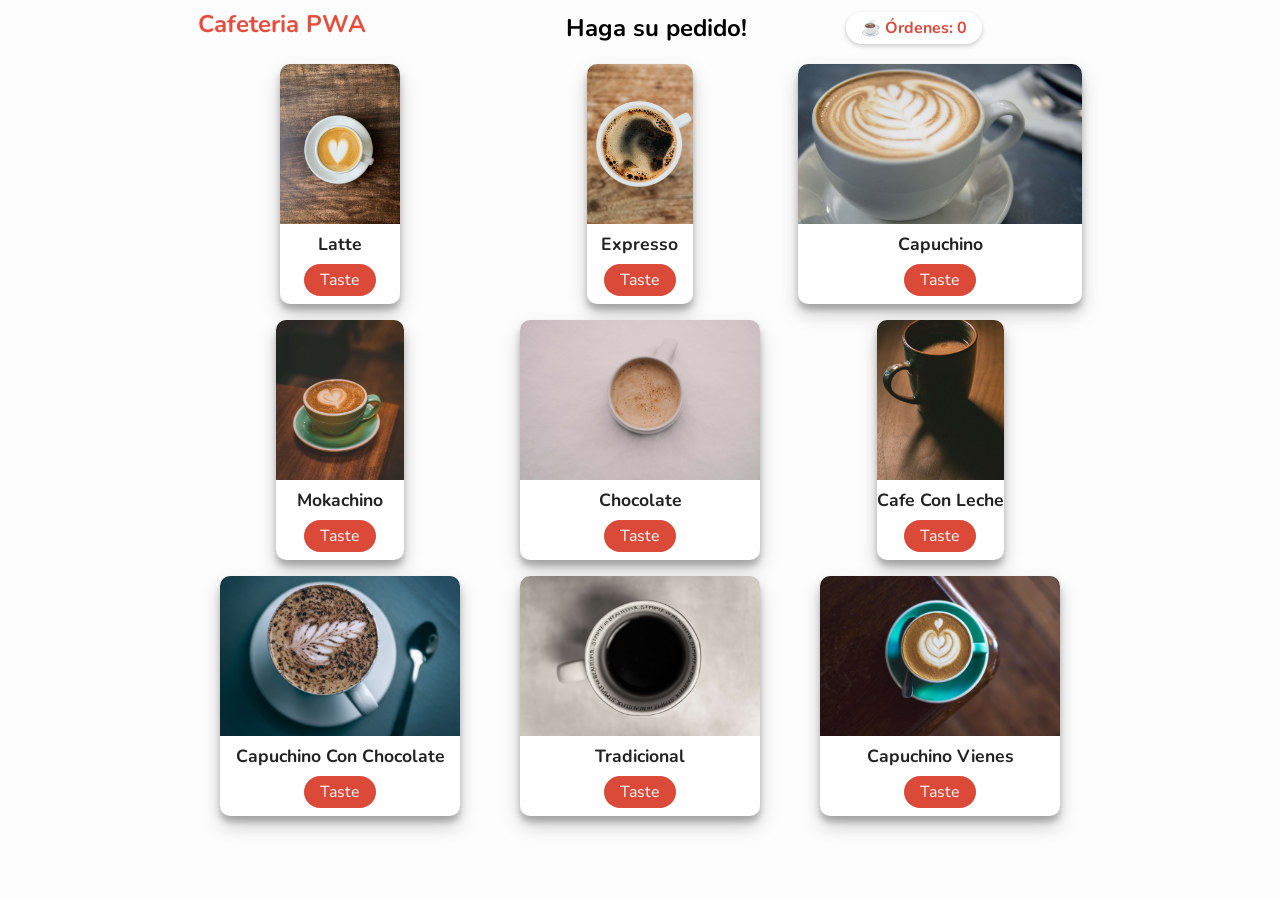
<file: PWACoffeeShop/src/index.html>
<!DOCTYPE html>
<html lang="en">

<head>
  <meta charset="UTF-8">
  <meta name="viewport" content="width=device-width, initial-scale=1.0">
  <meta http-equiv="X-UA-Compatible" content="ie=edge">
  <link rel="stylesheet" href="css/style.css">
  <link rel="apple-touch-icon" href="images/icons/icon-72x72.png">
  <link rel="apple-touch-icon" href="images/icons/icon-96x96.png">
  <link rel="apple-touch-icon" href="images/icons/icon-128x128.png">
  <link rel="apple-touch-icon" href="images/icons/icon-144x144.png">
  <link rel="apple-touch-icon" href="images/icons/icon-152x152.png">
  <link rel="apple-touch-icon" href="images/icons/icon-192x192.png">
  <link rel="apple-touch-icon" href="images/icons/icon-384x384.png">
  <link rel="apple-touch-icon" href="images/icons/icon-512x512.png">
  <meta name="apple-mobile-web-app-status-bar" content="#db4938">
  <meta name="theme-color" content="#db4938">
  <title>Cafetería PWA</title>
</head>

<body>
  <main>
    <nav style="position: relative;">
      <h1>Cafeteria PWA</h1>
      <div></div>
      <h2>Haga su pedido!</h2>
      <a class="order-counter" href="orders.html" title="Ver mis órdenes">
        ☕ Órdenes: <span id="counter-value">0</span>
      </a>
      <p></p>
    </nav>
    <div class="container"></div>
  </main>
  <!-- Modal de órdenes -->
  <div id="orders-modal" class="modal-overlay" role="dialog" aria-modal="true" aria-labelledby="modal-title" hidden>
    <div class="modal">
      <div class="modal-header">
        <h2 id="modal-title">☕ Mis Órdenes</h2>
        <button class="modal-close" id="modal-close-btn" aria-label="Cerrar">&times;</button>
      </div>
      <div class="modal-body" id="modal-orders-list"></div>
      <div class="modal-footer">
        <button class="btn-clear-orders" id="btn-clear-orders">Limpiar órdenes</button>
      </div>
    </div>
  </div>

  <script type="module" src="js/app.js"></script>
</body>

</html>
</file>
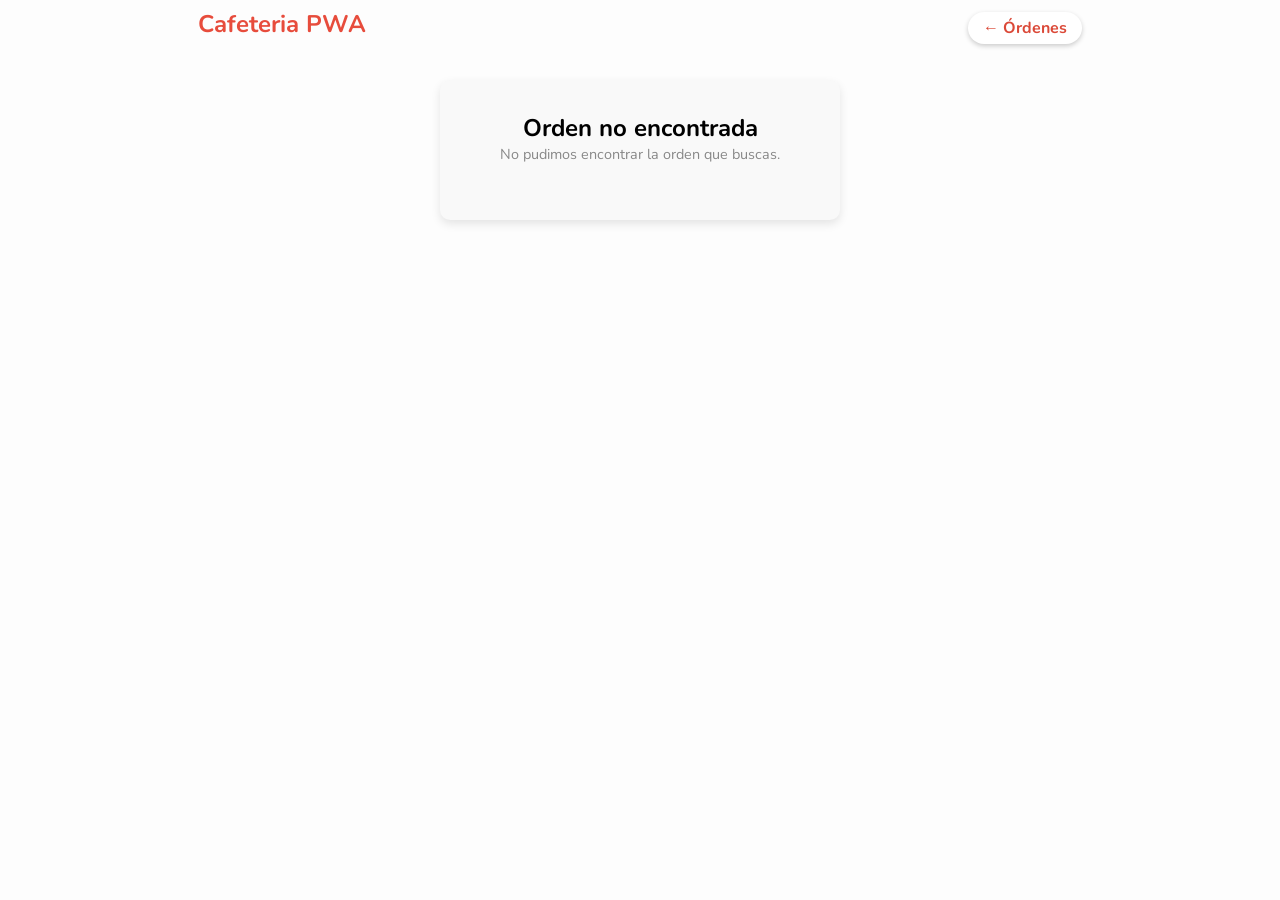
<file: PWACoffeeShop/src/edit-order.html>
<!DOCTYPE html>
<html lang="en">

<head>
  <meta charset="UTF-8">
  <meta name="viewport" content="width=device-width, initial-scale=1.0">
  <meta http-equiv="X-UA-Compatible" content="ie=edge">
  <link rel="stylesheet" href="css/style.css">
  <link rel="stylesheet" href="css/order.css">
  <link rel="stylesheet" href="css/orders.css">
  <meta name="theme-color" content="#db4938">
  <title>Editar Orden — Cafetería PWA</title>
</head>

<body>
  <main>
    <nav>
      <h1>Cafeteria PWA</h1>
      <a class="order-counter" href="orders.html" title="Volver a mis órdenes">← Órdenes</a>
    </nav>

    <div class="order-container">
      <h2 id="edit-title">Editar orden</h2>
      <p id="edit-subtitle" style="color:#888; margin-bottom:1.5rem; font-size:0.9rem;"></p>

      <form id="edit-form">

        <div class="form-group">
          <label for="size">Tamaño</label>
          <select id="size" name="size">
            <option value="Pequeño">Pequeño (8 oz)</option>
            <option value="Mediano" selected>Mediano (12 oz)</option>
            <option value="Grande">Grande (16 oz)</option>
          </select>
        </div>

        <div class="form-group">
          <label class="checkbox-group">
            <input type="checkbox" id="sugar" name="sugar" />
            <span>Con azúcar</span>
          </label>
        </div>

        <button type="submit" class="btn-submit">💾 Guardar cambios</button>
      </form>

      <div id="edit-result" style="display:none;"></div>
    </div>
  </main>

  <script src="js/edit-order.js"></script>
</body>

</html>
</file>
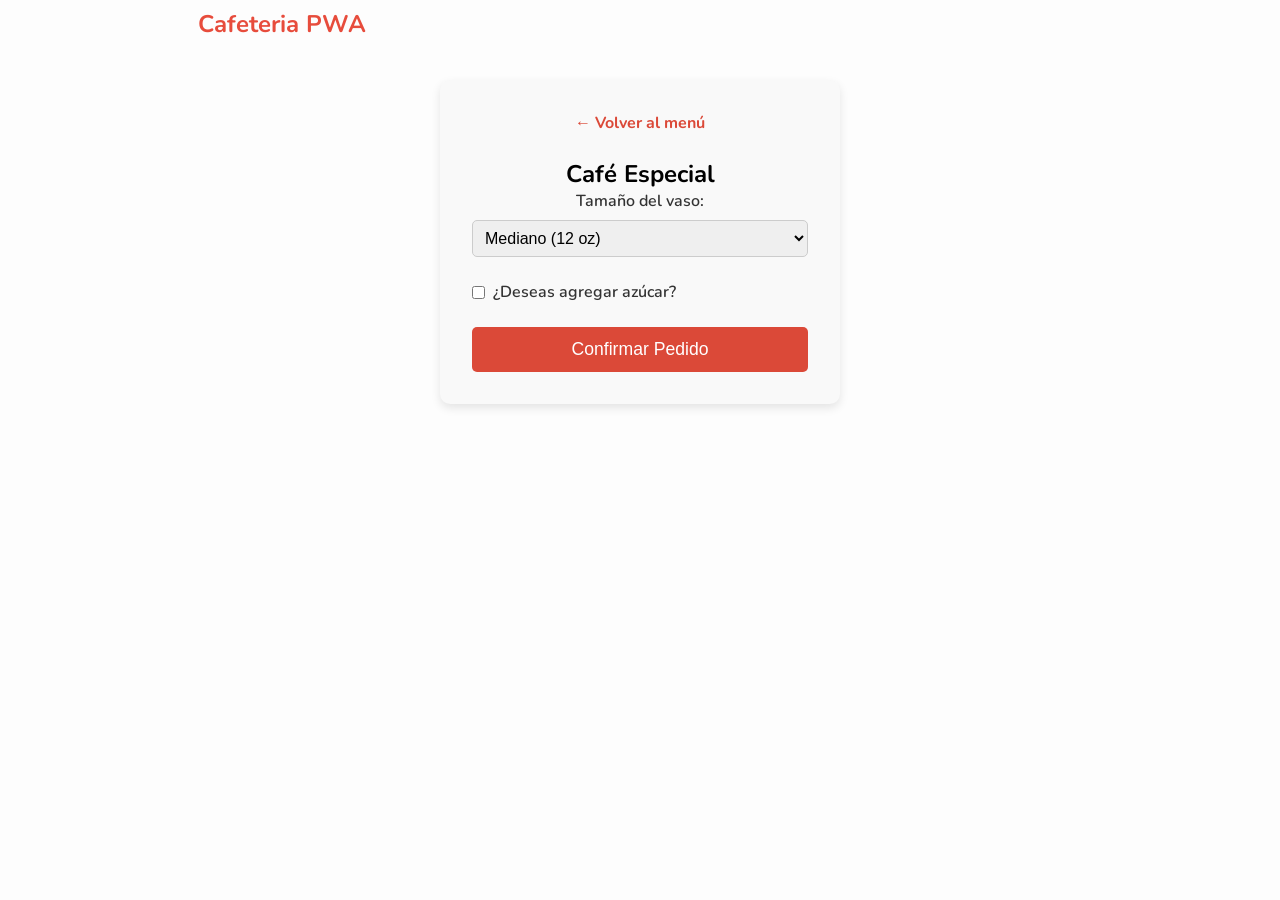
<file: PWACoffeeShop/src/order.html>
<!DOCTYPE html>
<html lang="es">

<head>
    <meta charset="UTF-8">
    <meta name="viewport" content="width=device-width, initial-scale=1.0">
    <meta http-equiv="X-UA-Compatible" content="ie=edge">
    <link rel="stylesheet" href="css/style.css">
    <link rel="stylesheet" href="css/order.css">
    <meta name="theme-color" content="#db4938">
    <title>Ordena tu Café - Cafeteria PWA</title>
</head>

<body>
    <main>
        <nav>
            <h1>Cafeteria PWA</h1>
        </nav>

        <div class="order-container">
            <a href="index.html" class="back-link">← Volver al menú</a>

            <h2 id="coffee-title">Personaliza tu orden</h2>

            <form id="order-form">
                <div class="form-group">
                    <label for="size">Tamaño del vaso:</label>
                    <select id="size" name="size" required>
                        <option value="Pequeño">Pequeño (8 oz)</option>
                        <option value="Mediano" selected>Mediano (12 oz)</option>
                        <option value="Grande">Grande (16 oz)</option>
                    </select>
                </div>

                <div class="form-group checkbox-group">
                    <input type="checkbox" id="sugar" name="sugar">
                    <label for="sugar" style="margin-bottom: 0;">¿Deseas agregar azúcar?</label>
                </div>

                <button type="submit" class="btn-submit">Confirmar Pedido</button>
            </form>

            <div id="order-result"></div>
        </div>
    </main>

    <script type="module" src="js/apporder.js"></script>

</html>
</file>
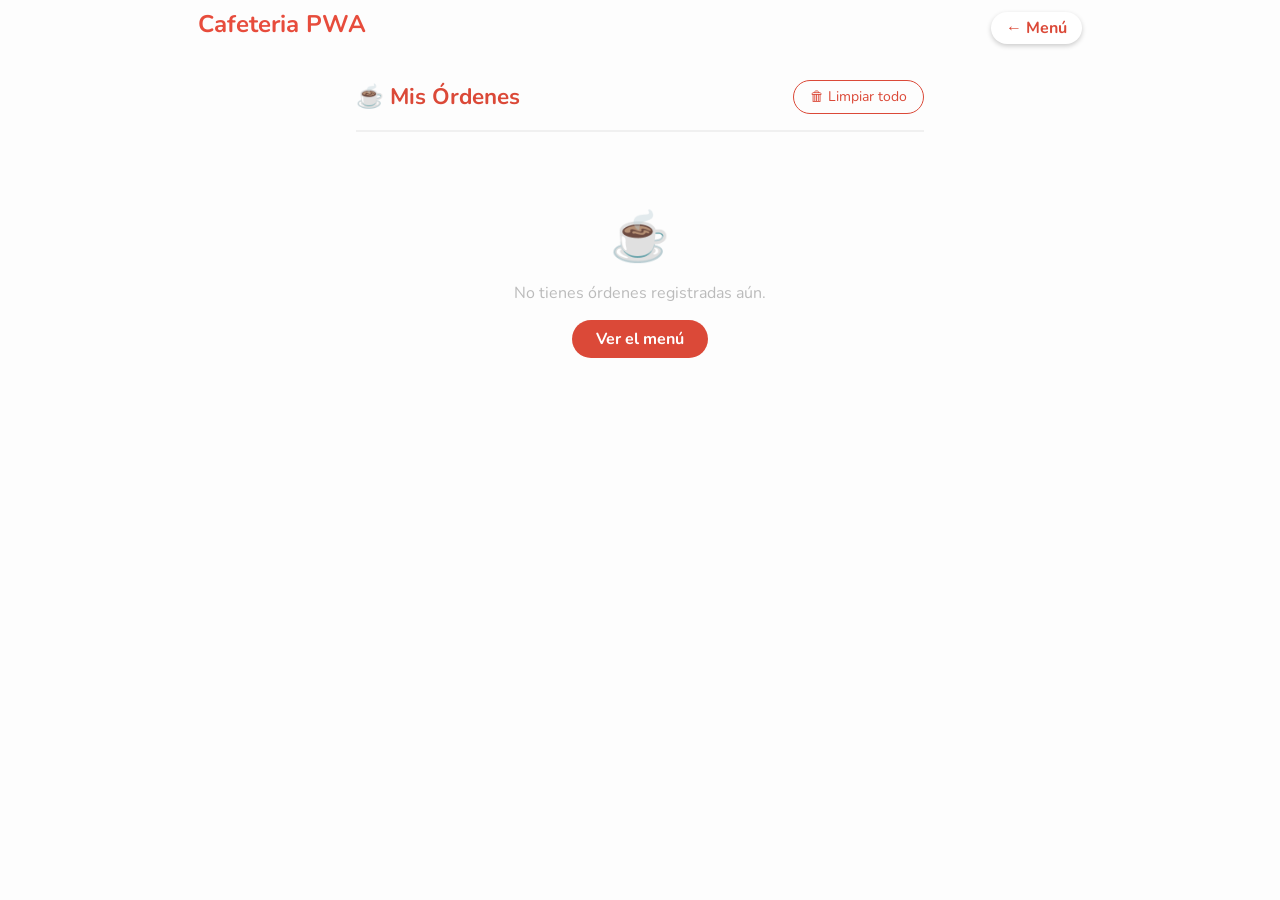
<file: PWACoffeeShop/src/orders.html>
<!DOCTYPE html>
<html lang="en">

<head>
  <meta charset="UTF-8">
  <meta name="viewport" content="width=device-width, initial-scale=1.0">
  <meta http-equiv="X-UA-Compatible" content="ie=edge">
  <link rel="stylesheet" href="css/style.css">
  <link rel="stylesheet" href="css/orders.css">
  <meta name="theme-color" content="#db4938">
  <title>Mis Órdenes — Cafetería PWA</title>
</head>

<body>
  <main>
    <nav>
      <h1>Cafeteria PWA</h1>
      <a class="order-counter" href="index.html" title="Volver al menú">← Menú</a>
    </nav>

    <section class="orders-section">
      <div class="orders-header">
        <h2>☕ Mis Órdenes</h2>
        <button id="btn-clear" class="btn-clear" title="Eliminar todas las órdenes">
          🗑 Limpiar todo
        </button>
      </div>

      <div id="orders-container">
        <!-- Las órdenes se inyectan aquí por orders.js -->
      </div>

      <div id="pay-footer" class="pay-footer" style="display:none;">
        <a id="btn-pay" class="btn-pay" href="payment.html">💳 Proceder al pago</a>
      </div>
    </section>
  </main>

  <script src="js/orders.js"></script>
</body>

</html>
</file>
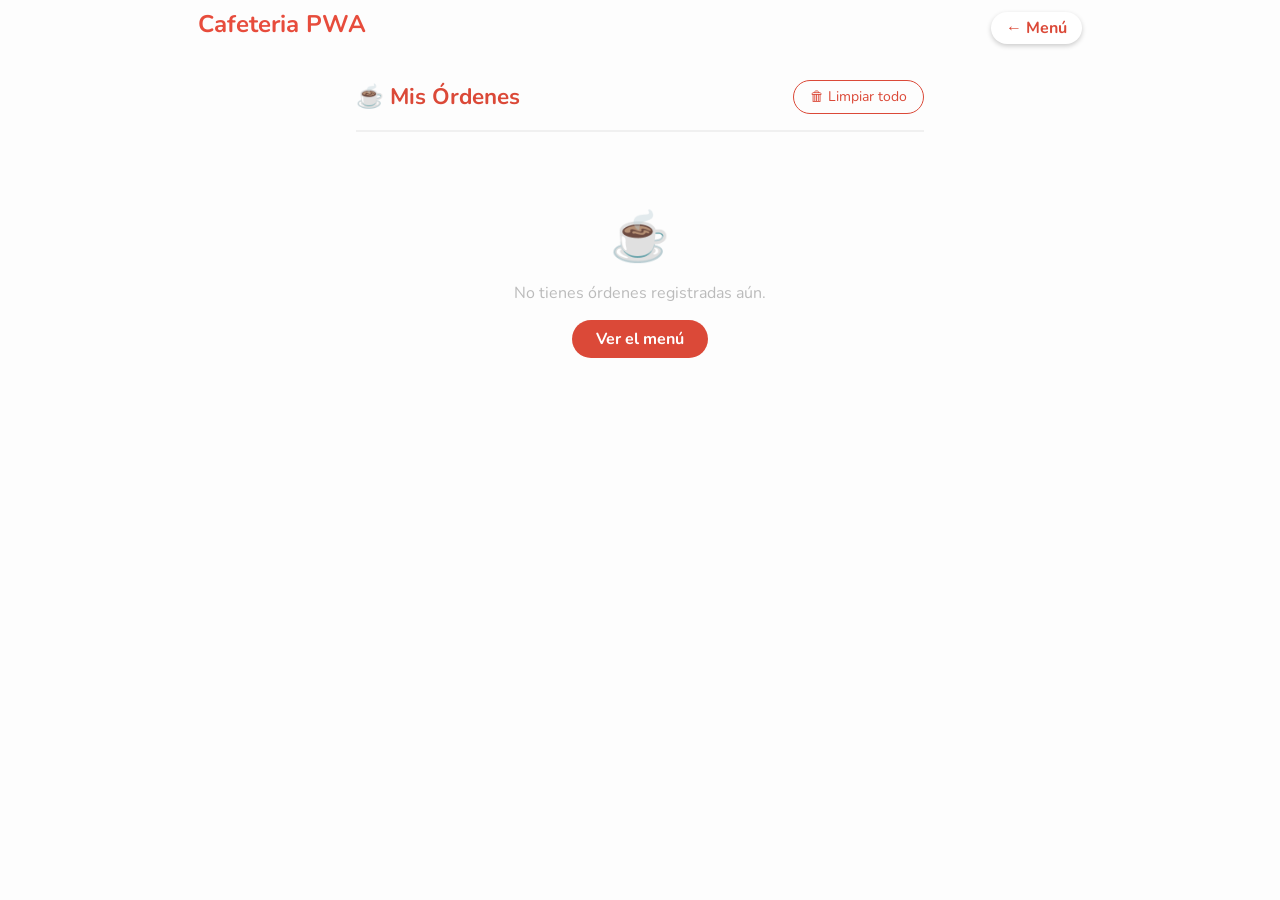
<file: PWACoffeeShop/src/payment.html>
<!DOCTYPE html>
<html lang="en">

<head>
  <meta charset="UTF-8">
  <meta name="viewport" content="width=device-width, initial-scale=1.0">
  <meta http-equiv="X-UA-Compatible" content="ie=edge">
  <link rel="stylesheet" href="css/style.css">
  <link rel="stylesheet" href="css/orders.css">
  <link rel="stylesheet" href="css/order.css">
  <meta name="theme-color" content="#db4938">
  <title>Confirmar Pago — Cafetería PWA</title>
</head>

<body>
  <main>
    <nav>
      <h1>Cafeteria PWA</h1>
      <a class="order-counter" href="orders.html" title="Volver a mis órdenes">← Órdenes</a>
    </nav>

    <!-- ===================== RESUMEN ===================== -->
    <section class="orders-section" id="payment-view">
      <div class="orders-header">
        <h2>💳 Confirmar Pago</h2>
      </div>

      <!-- Lista de ítems -->
      <div id="payment-items"></div>

      <!-- Total -->
      <div class="payment-total-row">
        <span>Total a pagar:</span>
        <strong id="payment-total">$0.00</strong>
      </div>

      <!-- =============== MÉTODO DE PAGO =============== -->
      <div class="payment-method-selector">
        <p class="payment-method-label">Selecciona el método de pago:</p>
        <div class="method-tabs">
          <button class="method-tab active" data-method="cash">💵 Efectivo</button>
          <button class="method-tab"        data-method="credit">💳 Crédito</button>
        </div>
      </div>

      <!-- ========== PANEL EFECTIVO ========== -->
      <div id="panel-cash" class="payment-panel">
        <div class="cash-info">
          <p>Monto a entregar:</p>
          <p class="cash-amount" id="cash-amount">$0.00</p>
          <p class="cash-note">Por favor ten listo el monto exacto o tu billete. El cajero te dará el cambio.</p>
        </div>
        <button class="btn-submit" id="btn-confirm-cash">✅ Confirmar pago en efectivo</button>
      </div>

      <!-- ========== PANEL CRÉDITO ========== -->
      <div id="panel-credit" class="payment-panel" style="display:none;">
        <form id="credit-form" novalidate>

          <div class="form-group">
            <label for="card-name">Nombre en la tarjeta</label>
            <input type="text" id="card-name" placeholder="Juan Pérez" autocomplete="cc-name" />
            <span class="field-error" id="err-name"></span>
          </div>

          <div class="form-group">
            <label for="card-number">Número de tarjeta</label>
            <input type="text" id="card-number" placeholder="1234 5678 9012 3456"
                   maxlength="19" autocomplete="cc-number" inputmode="numeric" />
            <span class="field-error" id="err-number"></span>
          </div>

          <div class="form-group form-row">
            <div>
              <label for="card-expiry">Vencimiento</label>
              <input type="text" id="card-expiry" placeholder="MM/AA"
                     maxlength="5" autocomplete="cc-exp" inputmode="numeric" />
              <span class="field-error" id="err-expiry"></span>
            </div>
            <div>
              <label for="card-cvv">CVV</label>
              <input type="text" id="card-cvv" placeholder="123"
                     maxlength="4" autocomplete="cc-csc" inputmode="numeric" />
              <span class="field-error" id="err-cvv"></span>
            </div>
          </div>

          <button type="submit" class="btn-submit">✅ Confirmar pago con crédito</button>
        </form>
      </div>
    </section>

    <!-- ===================== ÉXITO ===================== -->
    <section class="orders-section" id="success-view" style="display:none;">
      <div class="payment-success">
        <div class="success-icon">✅</div>
        <h2>¡Pago aprobado!</h2>
        <p id="success-method"></p>
        <p class="success-amount" id="success-amount"></p>
        <p class="success-note">Tu pedido está siendo preparado. ¡Gracias por tu compra!</p>
        <a href="index.html" class="btn-pay" style="margin-top:1.5rem; display:inline-block;">
          ☕ Hacer otro pedido
        </a>
      </div>
    </section>

  </main>

  <script src="js/payment.js"></script>
</body>

</html>
</file>
<file: PWACoffeeShop/src/css/style.css>
@import url("https://fonts.googleapis.com/css?family=Nunito:400,700&display=swap");

* {
  margin: 0;
  padding: 0;
  box-sizing: border-box;
}

body {
  background: #fdfdfd;
  font-family: "Nunito", sans-serif;
  font-size: 1rem;
}

main {
  max-width: 900px;
  margin: auto;
  padding: 0.5rem;
  text-align: center;
}

nav {
  display: flex;
  justify-content: space-between;
  align-items: center;
}

ul {
  list-style: none;
  display: flex;
}

li {
  margin-right: 1rem;
}

h1 {
  color: #e74c3c;
  margin-bottom: 0.5rem;
}

.container {
  display: grid;
  grid-template-columns: repeat(auto-fit, minmax(15rem, 1fr));
  grid-gap: 1rem;
  justify-content: center;
  align-items: center;
  margin: auto;
  padding: 1rem 0;
}

.card {
  display: flex;
  align-items: center;
  flex-direction: column;
  width: 15rem auto;
  height: 15rem;
  background: #fff;
  box-shadow: 0 10px 20px rgba(0, 0, 0, 0.19), 0 6px 6px rgba(0, 0, 0, 0.23);
  border-radius: 10px;
  margin: auto;
  overflow: hidden;
}

.card--avatar {
  width: 100%;
  height: 10rem;
  object-fit: cover;
}

.card--title {
  color: #222;
  font-weight: 700;
  text-transform: capitalize;
  font-size: 1.1rem;
  margin-top: 0.5rem;
}

.card--link {
  text-decoration: none;
  background: #db4938;
  color: #fff;
  padding: 0.3rem 1rem;
  border-radius: 20px;
}

.navbar {
  display: flex;
  justify-content: space-between;
  align-items: center;
  padding: 15px 20px;
  flex-wrap: wrap;
  gap: 15px;
}

.order-counter {
  background: #fff;
  color: #db4938;
  padding: 5px 15px;
  border-radius: 20px;
  cursor: pointer;
  font-weight: bold;
  box-shadow: 0 2px 5px rgba(0, 0, 0, 0.2);
  white-space: nowrap;
  transition: all 0.3s ease;
  text-decoration: none;
  cursor: pointer;
}

.order-counter:hover {
  background: #db4938;
  color: #fff;
}

/* ===== MODAL ===== */
.modal-overlay {
  position: fixed;
  inset: 0;
  background: rgba(0, 0, 0, 0.55);
  display: flex;
  justify-content: center;
  align-items: center;
  z-index: 1000;
  padding: 1rem;
  animation: fadeIn 0.2s ease;
}

.modal-overlay[hidden] {
  display: none;
}

@keyframes fadeIn {
  from { opacity: 0; }
  to   { opacity: 1; }
}

.modal {
  background: #fff;
  border-radius: 12px;
  width: 100%;
  max-width: 520px;
  max-height: 80vh;
  display: flex;
  flex-direction: column;
  box-shadow: 0 20px 40px rgba(0, 0, 0, 0.3);
  animation: slideUp 0.25s ease;
}

@keyframes slideUp {
  from { transform: translateY(30px); opacity: 0; }
  to   { transform: translateY(0);    opacity: 1; }
}

.modal-header {
  display: flex;
  justify-content: space-between;
  align-items: center;
  padding: 1rem 1.25rem;
  border-bottom: 1px solid #f0f0f0;
}

.modal-header h2 {
  color: #db4938;
  font-size: 1.2rem;
  margin: 0;
}

.modal-close {
  background: none;
  border: none;
  font-size: 1.6rem;
  line-height: 1;
  cursor: pointer;
  color: #888;
  transition: color 0.2s;
}

.modal-close:hover {
  color: #db4938;
}

.modal-body {
  overflow-y: auto;
  padding: 1rem 1.25rem;
  flex: 1;
}

.modal-empty {
  text-align: center;
  color: #aaa;
  padding: 2rem 0;
  font-size: 1rem;
}

.order-item {
  display: flex;
  flex-direction: column;
  gap: 0.25rem;
  padding: 0.75rem;
  border-radius: 8px;
  background: #fdf5f4;
  margin-bottom: 0.75rem;
  border-left: 4px solid #db4938;
}

.order-item-title {
  font-weight: 700;
  color: #db4938;
  font-size: 1rem;
}

.order-item-detail {
  color: #555;
  font-size: 0.875rem;
}

.order-item-date {
  color: #aaa;
  font-size: 0.8rem;
}

.order-item-id {
  color: #ccc;
  font-size: 0.75rem;
}

.modal-footer {
  padding: 0.75rem 1.25rem;
  border-top: 1px solid #f0f0f0;
  display: flex;
  justify-content: flex-end;
}

.btn-clear-orders {
  background: none;
  border: 1px solid #db4938;
  color: #db4938;
  padding: 0.4rem 1rem;
  border-radius: 20px;
  cursor: pointer;
  font-family: inherit;
  font-size: 0.875rem;
  transition: background 0.2s, color 0.2s;
}

.btn-clear-orders:hover {
  background: #db4938;
  color: #fff;
}

@media (max-width: 480px) {
  .navbar {
    justify-content: center;
    flex-direction: column;
    padding: 15px 10px;
  }

  .navbar h1 {
    margin: 0;
  }

  .order-counter {
    font-size: 0.9rem;
    padding: 4px 12px;
  }
}
</file>
<file: PWACoffeeShop/src/css/order.css>
/* Estilos específicos para la vista de la orden */
  .order-container {
      max-width: 400px;
      margin: 2rem auto;
      padding: 2rem;
      background: #f9f9f9;
      border-radius: 10px;
      box-shadow: 0 4px 10px rgba(0, 0, 0, 0.1);
  }

  .back-link {
      display: inline-block;
      margin-bottom: 1.5rem;
      color: #db4938;
      text-decoration: none;
      font-weight: bold;
  }

  .form-group {
      margin-bottom: 1.5rem;
  }

  .form-group label {
      display: block;
      margin-bottom: 0.5rem;
      font-weight: 600;
      color: #333;
  }

  .form-group select {
      width: 100%;
      padding: 0.5rem;
      border: 1px solid #ccc;
      border-radius: 5px;
      font-size: 1rem;
  }

  .checkbox-group {
      display: flex;
      align-items: center;
      gap: 0.5rem;
  }

  .btn-submit {
      width: 100%;
      background-color: #db4938;
      color: white;
      padding: 12px;
      border: none;
      border-radius: 5px;
      font-size: 1.1rem;
      cursor: pointer;
      transition: background-color 0.3s;
  }

  .btn-submit:hover {
      background-color: #c0392b;
  }

  #order-result {
      margin-top: 1.5rem;
      padding: 1rem;
      border-radius: 5px;
      display: none;
      text-align: center;
      font-weight: bold;
  }

  .success {
      background: #d4edda;
      color: #155724;
  }
</file>
<file: PWACoffeeShop/src/css/orders.css>
/* ===== Página de Órdenes ===== */

.orders-section {
  max-width: 600px;
  margin: 2rem auto;
  padding: 0 1rem;
}

.orders-header {
  display: flex;
  justify-content: space-between;
  align-items: center;
  margin-bottom: 1.5rem;
  border-bottom: 2px solid #f0f0f0;
  padding-bottom: 1rem;
}

.orders-header h2 {
  color: #db4938;
  font-size: 1.4rem;
  margin: 0;
}

.btn-clear {
  background: none;
  border: 1px solid #db4938;
  color: #db4938;
  padding: 0.4rem 1rem;
  border-radius: 20px;
  cursor: pointer;
  font-family: "Nunito", sans-serif;
  font-size: 0.875rem;
  transition: background 0.2s, color 0.2s;
}

.btn-clear:hover {
  background: #db4938;
  color: #fff;
}

/* Tarjeta de cada orden */
.order-card {
  display: flex;
  flex-direction: column;
  gap: 0.3rem;
  background: #fff;
  border-left: 4px solid #db4938;
  border-radius: 8px;
  padding: 1rem 1.25rem;
  margin-bottom: 1rem;
  box-shadow: 0 2px 8px rgba(0, 0, 0, 0.08);
  transition: transform 0.15s;
}

.order-card:hover {
  transform: translateY(-2px);
}

.order-card-title {
  font-weight: 700;
  color: #db4938;
  font-size: 1.05rem;
}

.order-card-detail {
  color: #555;
  font-size: 0.9rem;
}

.order-card-date {
  color: #aaa;
  font-size: 0.8rem;
}

/* Estado vacío */
.orders-empty {
  text-align: center;
  padding: 3rem 0;
  color: #bbb;
}

.orders-empty span {
  display: block;
  font-size: 3rem;
  margin-bottom: 0.75rem;
}

.orders-empty p {
  font-size: 1rem;
}

.orders-empty a {
  display: inline-block;
  margin-top: 1rem;
  background: #db4938;
  color: #fff;
  padding: 0.5rem 1.5rem;
  border-radius: 20px;
  text-decoration: none;
  font-weight: 700;
  transition: background 0.2s;
}

.orders-empty a:hover {
  background: #c0392b;
}

/* Total */
.orders-total {
  text-align: right;
  color: #777;
  font-size: 0.85rem;
  margin-bottom: 1rem;
}

/* Botón editar orden */
.btn-edit {
  align-self: flex-start;
  margin-top: 0.4rem;
  background: none;
  border: 1px solid #db4938;
  color: #db4938;
  padding: 0.3rem 0.9rem;
  border-radius: 20px;
  font-size: 0.82rem;
  font-family: "Nunito", sans-serif;
  font-weight: 700;
  text-decoration: none;
  cursor: pointer;
  transition: background 0.2s, color 0.2s;
}

.btn-edit:hover {
  background: #db4938;
  color: #fff;
}

/* ===== Botón Pagar ===== */
.pay-footer {
  text-align: center;
  margin: 1.5rem 0 2rem;
}

.btn-pay {
  display: inline-block;
  background: #db4938;
  color: #fff;
  padding: 0.7rem 2rem;
  border-radius: 25px;
  font-size: 1rem;
  font-weight: 700;
  text-decoration: none;
  font-family: "Nunito", sans-serif;
  transition: background 0.2s, transform 0.15s;
  box-shadow: 0 4px 12px rgba(219, 73, 56, 0.35);
}

.btn-pay:hover {
  background: #c0392b;
  transform: translateY(-2px);
}

/* ===== Página de Pago ===== */

/* Total */
.payment-total-row {
  display: flex;
  justify-content: space-between;
  align-items: center;
  background: #fdf5f4;
  border-radius: 8px;
  padding: 0.85rem 1.25rem;
  margin: 1rem 0 1.5rem;
  font-size: 1.05rem;
  color: #333;
}

.payment-total-row strong {
  font-size: 1.3rem;
  color: #db4938;
}

/* Selector de método */
.payment-method-selector {
  margin-bottom: 1.25rem;
}

.payment-method-label {
  font-weight: 600;
  color: #444;
  margin-bottom: 0.6rem;
}

.method-tabs {
  display: flex;
  gap: 0.75rem;
}

.method-tab {
  flex: 1;
  padding: 0.6rem 0;
  border: 2px solid #e0e0e0;
  border-radius: 10px;
  background: #fff;
  color: #777;
  font-family: "Nunito", sans-serif;
  font-size: 0.95rem;
  font-weight: 700;
  cursor: pointer;
  transition: border-color 0.2s, color 0.2s, background 0.2s;
}

.method-tab.active {
  border-color: #db4938;
  color: #db4938;
  background: #fdf5f4;
}

.method-tab:hover:not(.active) {
  border-color: #ccc;
  color: #555;
}

/* Paneles */
.payment-panel {
  margin-top: 1rem;
}

/* Panel Efectivo */
.cash-info {
  text-align: center;
  padding: 1.5rem;
  background: #fdf5f4;
  border-radius: 10px;
  margin-bottom: 1.25rem;
}

.cash-info p {
  color: #666;
  margin-bottom: 0.4rem;
}

.cash-amount {
  font-size: 2.2rem !important;
  font-weight: 700;
  color: #db4938 !important;
  margin: 0.3rem 0 !important;
}

.cash-note {
  font-size: 0.83rem;
  color: #aaa !important;
}

/* Inputs de crédito */
.payment-panel input[type="text"] {
  width: 100%;
  padding: 0.55rem 0.75rem;
  border: 1px solid #ddd;
  border-radius: 7px;
  font-family: "Nunito", sans-serif;
  font-size: 1rem;
  transition: border-color 0.2s;
  box-sizing: border-box;
}

.payment-panel input[type="text"]:focus {
  outline: none;
  border-color: #db4938;
}

.form-row {
  display: flex;
  gap: 1rem;
}

.form-row > div {
  flex: 1;
}

.field-error {
  display: block;
  color: #e74c3c;
  font-size: 0.78rem;
  margin-top: 0.25rem;
  min-height: 1rem;
}

/* ===== Vista de Éxito ===== */
.payment-success {
  text-align: center;
  padding: 2.5rem 1rem;
}

.success-icon {
  font-size: 4rem;
  margin-bottom: 0.75rem;
}

.payment-success h2 {
  color: #27ae60;
  font-size: 1.6rem;
  margin-bottom: 0.5rem;
}

.payment-success p {
  color: #555;
  font-size: 1rem;
  margin-bottom: 0.35rem;
}

.success-amount {
  font-size: 1.3rem !important;
  font-weight: 700;
  color: #db4938 !important;
}

.success-note {
  color: #888 !important;
  font-size: 0.9rem !important;
  margin-top: 0.5rem;
}
</file>
